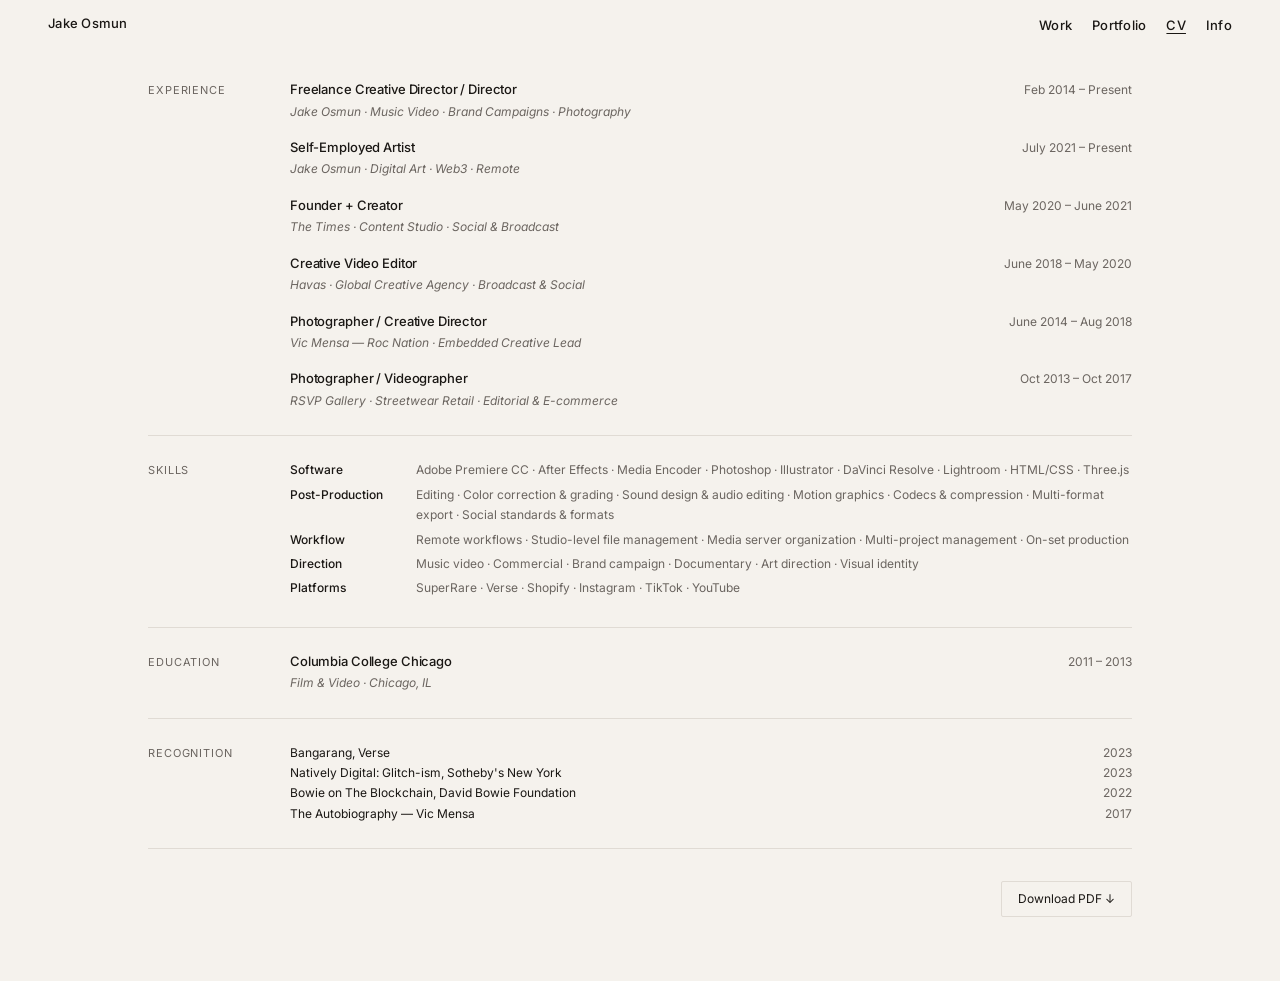
<file: cv.html>
<!DOCTYPE html>
<html lang="en">
<head>
  <meta charset="UTF-8">
  <meta name="viewport" content="width=device-width, initial-scale=1.0">
  <title>Jake Osmun — CV</title>
  <meta name="description" content="Jake Osmun — Creative director, director, and visual artist. Experience, skills, education, and recognition.">
  <meta property="og:title" content="Jake Osmun — CV">
  <meta property="og:description" content="Creative director, director, and visual artist. 10+ years making commercial work that doesn't look like commercial work.">
  <meta property="og:type" content="website">
  <meta property="og:url" content="https://jake.info/cv">
  <link rel="preconnect" href="https://fonts.googleapis.com">
  <link rel="preconnect" href="https://fonts.gstatic.com" crossorigin>
  <link rel="stylesheet" href="https://fonts.googleapis.com/css2?family=Inter:wght@400;500&display=swap">
  <link rel="icon" href="data:image/svg+xml,<svg xmlns='http://www.w3.org/2000/svg' viewBox='0 0 100 100'><text y='.9em' font-size='90'>J</text></svg>">
  <link rel="stylesheet" href="css/style.css">
</head>
<body>

  <!-- Navigation -->
  <nav class="nav">
    <a href="/work.html" class="nav-name">Jake Osmun</a>
    <ul class="nav-links">
      <li><a href="/work.html">Work</a></li>
      <li><a href="/portfolio.html">Portfolio</a></li>
      <li><a href="/cv.html" class="active">CV</a></li>
      <li><a href="/info.html">Info</a></li>
    </ul>
  </nav>

  <!-- Page Content -->
  <main class="page cv">

    <!-- Experience -->
    <section class="cv-section">
      <div class="cv-label">Experience</div>
      <div class="cv-content">
        <div class="cv-entry">
          <div class="cv-entry-header">
            <div class="cv-entry-title">Freelance Creative Director / Director</div>
            <div class="cv-entry-date">Feb 2014 – Present</div>
          </div>
          <div class="cv-entry-org">Jake Osmun · Music Video · Brand Campaigns · Photography</div>
        </div>
        <div class="cv-entry">
          <div class="cv-entry-header">
            <div class="cv-entry-title">Self-Employed Artist</div>
            <div class="cv-entry-date">July 2021 – Present</div>
          </div>
          <div class="cv-entry-org">Jake Osmun · Digital Art · Web3 · Remote</div>
        </div>
        <div class="cv-entry">
          <div class="cv-entry-header">
            <div class="cv-entry-title">Founder + Creator</div>
            <div class="cv-entry-date">May 2020 – June 2021</div>
          </div>
          <div class="cv-entry-org">The Times · Content Studio · Social &amp; Broadcast</div>
        </div>
        <div class="cv-entry">
          <div class="cv-entry-header">
            <div class="cv-entry-title">Creative Video Editor</div>
            <div class="cv-entry-date">June 2018 – May 2020</div>
          </div>
          <div class="cv-entry-org">Havas · Global Creative Agency · Broadcast &amp; Social</div>
        </div>
        <div class="cv-entry">
          <div class="cv-entry-header">
            <div class="cv-entry-title">Photographer / Creative Director</div>
            <div class="cv-entry-date">June 2014 – Aug 2018</div>
          </div>
          <div class="cv-entry-org">Vic Mensa — Roc Nation · Embedded Creative Lead</div>
        </div>
        <div class="cv-entry">
          <div class="cv-entry-header">
            <div class="cv-entry-title">Photographer / Videographer</div>
            <div class="cv-entry-date">Oct 2013 – Oct 2017</div>
          </div>
          <div class="cv-entry-org">RSVP Gallery · Streetwear Retail · Editorial &amp; E-commerce</div>
        </div>
      </div>
    </section>

    <!-- Skills -->
    <section class="cv-section">
      <div class="cv-label">Skills</div>
      <div class="cv-content">
        <div class="cv-entry">
          <div class="cv-skill-row">
            <span class="cv-skill-label">Software</span>
            <span class="cv-skill-value">Adobe Premiere CC · After Effects · Media Encoder · Photoshop · Illustrator · DaVinci Resolve · Lightroom · HTML/CSS · Three.js</span>
          </div>
          <div class="cv-skill-row">
            <span class="cv-skill-label">Post-Production</span>
            <span class="cv-skill-value">Editing · Color correction &amp; grading · Sound design &amp; audio editing · Motion graphics · Codecs &amp; compression · Multi-format export · Social standards &amp; formats</span>
          </div>
          <div class="cv-skill-row">
            <span class="cv-skill-label">Workflow</span>
            <span class="cv-skill-value">Remote workflows · Studio-level file management · Media server organization · Multi-project management · On-set production</span>
          </div>
          <div class="cv-skill-row">
            <span class="cv-skill-label">Direction</span>
            <span class="cv-skill-value">Music video · Commercial · Brand campaign · Documentary · Art direction · Visual identity</span>
          </div>
          <div class="cv-skill-row">
            <span class="cv-skill-label">Platforms</span>
            <span class="cv-skill-value">SuperRare · Verse · Shopify · Instagram · TikTok · YouTube</span>
          </div>
        </div>
      </div>
    </section>

    <!-- Education -->
    <section class="cv-section">
      <div class="cv-label">Education</div>
      <div class="cv-content">
        <div class="cv-entry">
          <div class="cv-entry-header">
            <div class="cv-entry-title">Columbia College Chicago</div>
            <div class="cv-entry-date">2011 – 2013</div>
          </div>
          <div class="cv-entry-org">Film &amp; Video · Chicago, IL</div>
        </div>
      </div>
    </section>

    <!-- Recognition & Projects -->
    <section class="cv-section">
      <div class="cv-label">Recognition</div>
      <div class="cv-content">
        <div class="cv-entry">
          <div class="cv-recog-row">
            <span class="cv-recog-name">Bangarang, Verse</span>
            <span class="cv-recog-year">2023</span>
          </div>
          <div class="cv-recog-row">
            <span class="cv-recog-name">Natively Digital: Glitch-ism, Sotheby's New York</span>
            <span class="cv-recog-year">2023</span>
          </div>
          <div class="cv-recog-row">
            <span class="cv-recog-name">Bowie on The Blockchain, David Bowie Foundation</span>
            <span class="cv-recog-year">2022</span>
          </div>
          <div class="cv-recog-row">
            <span class="cv-recog-name">The Autobiography — Vic Mensa</span>
            <span class="cv-recog-year">2017</span>
          </div>
        </div>
      </div>
    </section>

    <!-- PDF Download -->
    <div class="cv-footer">
      <a href="/assets/JakeOsmun_2026Resume.pdf" class="cv-download" download>Download PDF ↓</a>
    </div>

  </main>

  <script src="js/nav.js"></script>

</body>
</html>
</file>
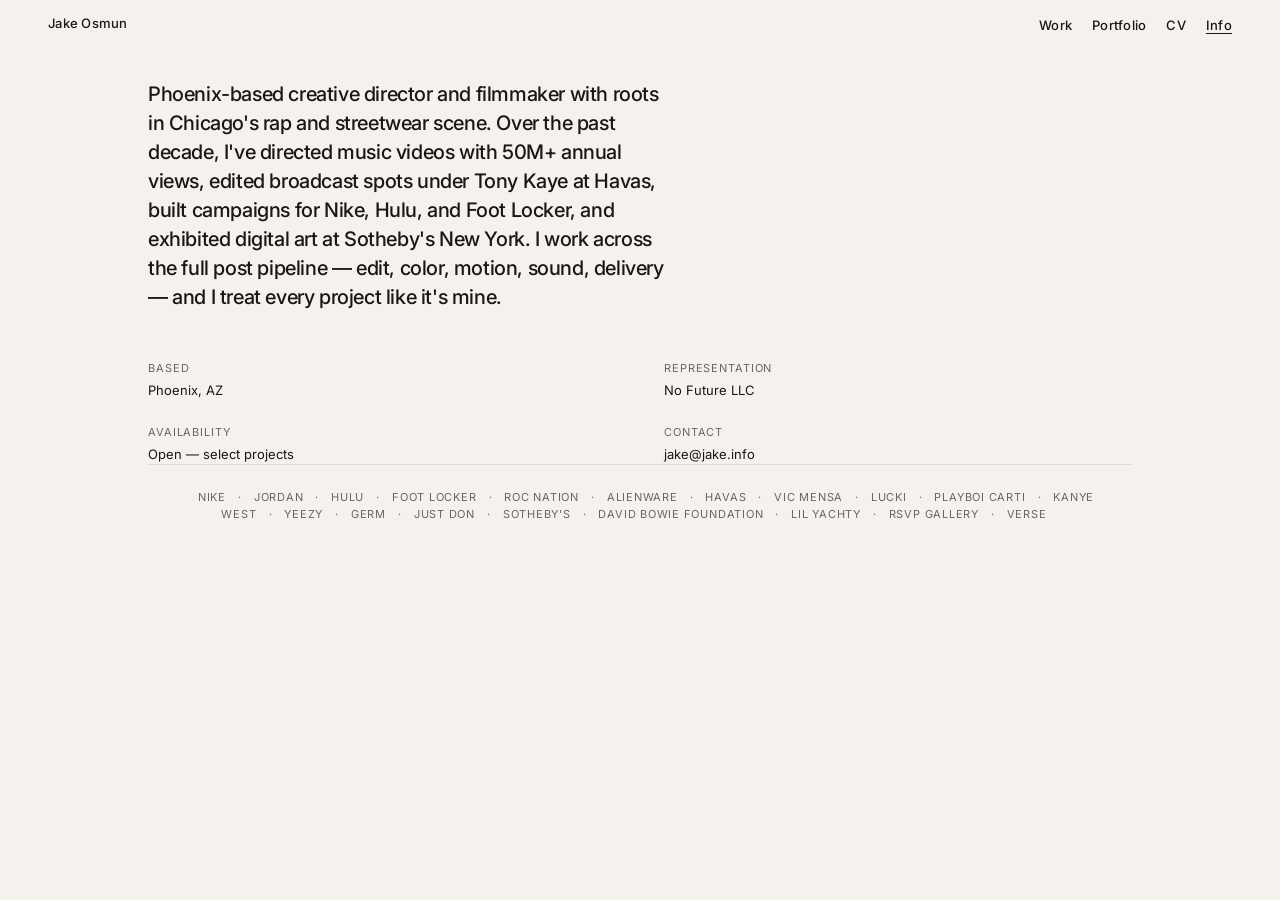
<file: info.html>
<!DOCTYPE html>
<html lang="en">
<head>
  <meta charset="UTF-8">
  <meta name="viewport" content="width=device-width, initial-scale=1.0">
  <title>Jake Osmun — Info</title>
  <meta name="description" content="Jake Osmun — Creative director, director, and visual artist based in Phoenix, AZ. Open for select projects.">
  <meta property="og:title" content="Jake Osmun — Info">
  <meta property="og:description" content="Creative director, director, and visual artist. 10+ years making commercial work that doesn't look like commercial work.">
  <meta property="og:type" content="website">
  <meta property="og:url" content="https://jake.info/info">
  <link rel="preconnect" href="https://fonts.googleapis.com">
  <link rel="preconnect" href="https://fonts.gstatic.com" crossorigin>
  <link rel="stylesheet" href="https://fonts.googleapis.com/css2?family=Inter:wght@400;500&display=swap">
  <link rel="icon" href="data:image/svg+xml,<svg xmlns='http://www.w3.org/2000/svg' viewBox='0 0 100 100'><text y='.9em' font-size='90'>J</text></svg>">
  <link rel="stylesheet" href="css/style.css">
</head>
<body>

  <!-- Navigation -->
  <nav class="nav">
    <a href="/work.html" class="nav-name">Jake Osmun</a>
    <ul class="nav-links">
      <li><a href="/work.html">Work</a></li>
      <li><a href="/portfolio.html">Portfolio</a></li>
      <li><a href="/cv.html">CV</a></li>
      <li><a href="/info.html" class="active">Info</a></li>
    </ul>
  </nav>

  <!-- Page Content -->
  <main class="page info">

    <!-- Lede -->
    <section class="info-lede">
      Phoenix-based creative director and filmmaker with roots in Chicago's rap and streetwear scene. Over the past decade, I've directed music videos with 50M+ annual views, edited broadcast spots under Tony Kaye at Havas, built campaigns for Nike, Hulu, and Foot Locker, and exhibited digital art at Sotheby's New York. I work across the full post pipeline — edit, color, motion, sound, delivery — and I treat every project like it's mine.
    </section>

    <!-- Meta Grid -->
    <section class="info-grid">
      <div class="info-row">
        <div class="info-label">Based</div>
        <div class="info-value">Phoenix, AZ</div>
      </div>
      <div class="info-row">
        <div class="info-label">Representation</div>
        <div class="info-value">No Future LLC</div>
      </div>
      <div class="info-row">
        <div class="info-label">Availability</div>
        <div class="info-value">Open — select projects</div>
      </div>
      <div class="info-row">
        <div class="info-label">Contact</div>
        <div class="info-value"><a href="mailto:jake@jake.info" class="info-link">jake@jake.info</a></div>
      </div>
    </section>

    <!-- Client Strip -->
    <section class="clients" id="clients-strip"></section>

  </main>

  <script src="data/projects.js"></script>
  <script>
    // Render client strip
    const strip = document.getElementById('clients-strip');
    if (strip) {
      strip.innerHTML = clients.map(c => '<span>' + c.toUpperCase() + '</span>').join('·');
    }
  </script>
  <script src="js/nav.js"></script>

</body>
</html>
</file>
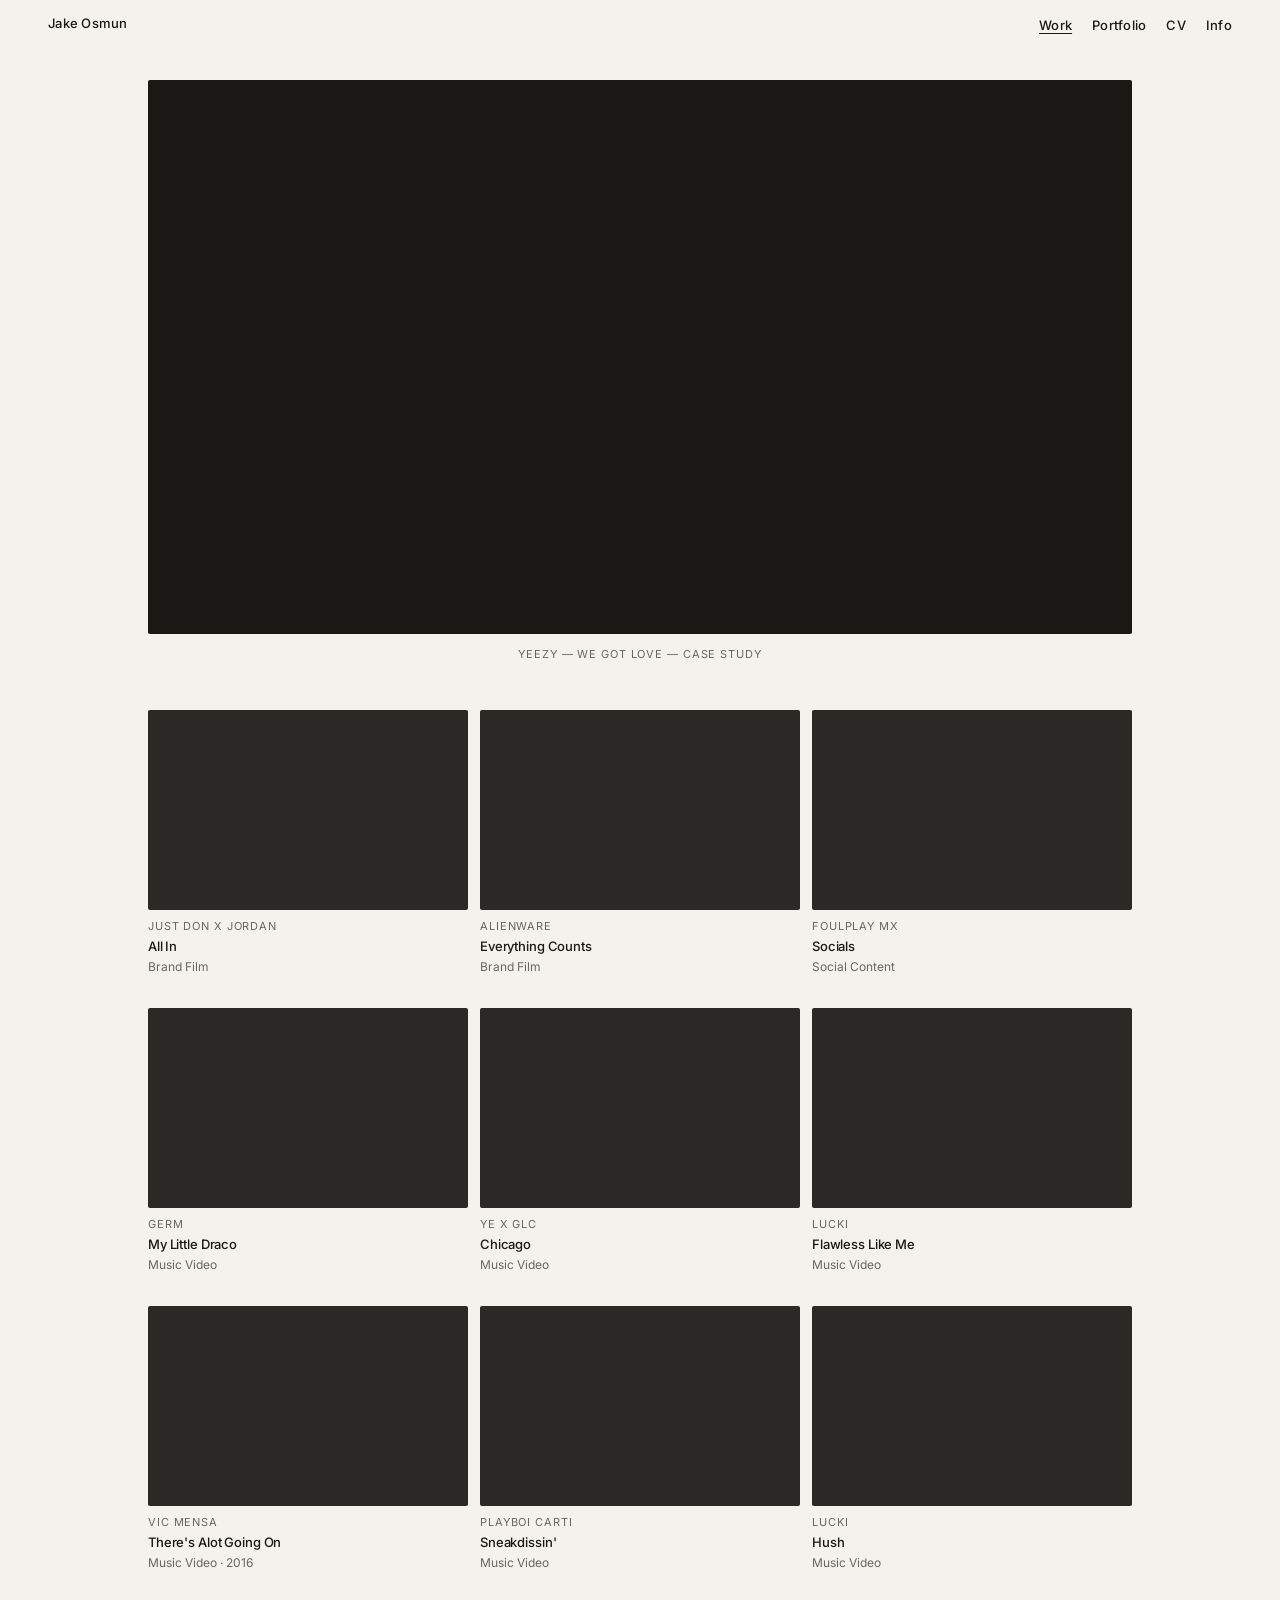
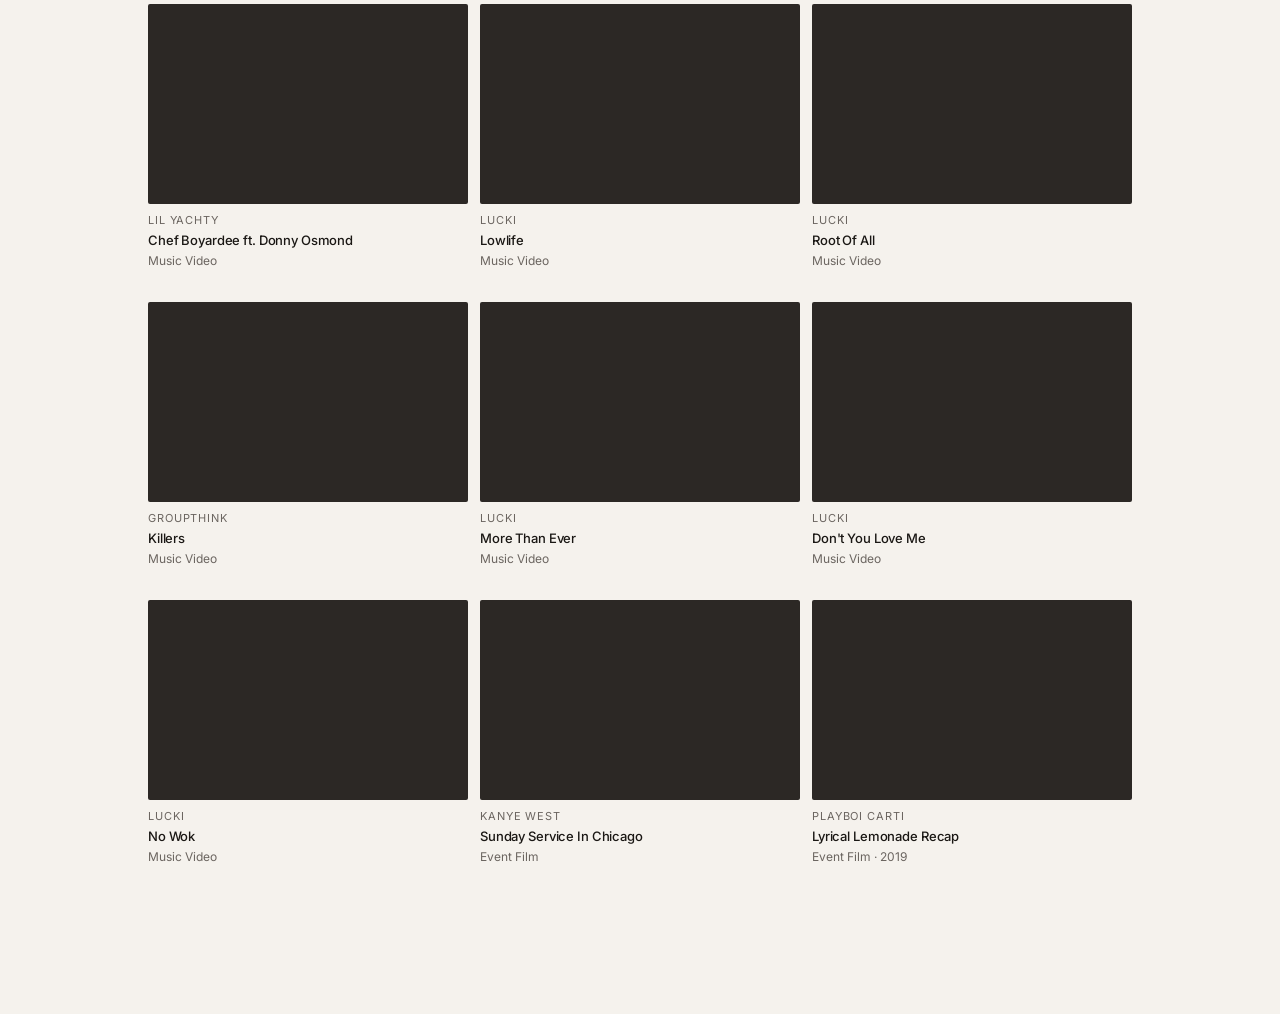
<file: work.html>
<!DOCTYPE html>
<html lang="en">
<head>
  <meta charset="UTF-8">
  <meta name="viewport" content="width=device-width, initial-scale=1.0">
  <title>Jake Osmun — Work</title>
  <meta name="description" content="Creative director, director, and visual artist based in Phoenix, AZ. Commercial work for Nike, Jordan, Hulu, Foot Locker, Roc Nation, and Alienware.">
  <meta property="og:title" content="Jake Osmun — Work">
  <meta property="og:description" content="Creative director, director, and visual artist. 10+ years making commercial work that doesn't look like commercial work.">
  <meta property="og:type" content="website">
  <meta property="og:url" content="https://jake.info/work">
  <link rel="preconnect" href="https://fonts.googleapis.com">
  <link rel="preconnect" href="https://fonts.gstatic.com" crossorigin>
  <link rel="stylesheet" href="https://fonts.googleapis.com/css2?family=Inter:wght@400;500&display=swap">
  <link rel="icon" href="data:image/svg+xml,<svg xmlns='http://www.w3.org/2000/svg' viewBox='0 0 100 100'><text y='.9em' font-size='90'>J</text></svg>">
  <link rel="stylesheet" href="css/style.css">
</head>
<body>

  <!-- Navigation -->
  <nav class="nav">
    <a href="/work.html" class="nav-name">Jake Osmun</a>
    <ul class="nav-links">
      <li><a href="/work.html" class="active">Work</a></li>
      <li><a href="/portfolio.html">Portfolio</a></li>
      <li><a href="/cv.html">CV</a></li>
      <li><a href="/info.html">Info</a></li>
    </ul>
  </nav>

  <!-- Page Content -->
  <main class="page">

    <!-- Reel Hero -->
    <section class="reel">
      <div class="reel-embed">
        <div class="reel-play">
          <svg viewBox="0 0 24 24" xmlns="http://www.w3.org/2000/svg">
            <polygon points="6,3 20,12 6,21" />
          </svg>
        </div>
      </div>
      <div class="reel-label">Director Reel 2024 — 2:40</div>
    </section>

    <!-- Project Grid -->
    <section class="grid"></section>

  </main>

  <!-- Project Modal -->
  <div class="modal-overlay">
    <div class="modal">
      <div class="modal-header">
        <div class="modal-header-info">
          <div class="modal-client"></div>
          <div class="modal-title"></div>
        </div>
        <button class="modal-close">&times;</button>
      </div>
      <div class="modal-body">
        <div class="modal-video">
          <div class="modal-video-inner"></div>
        </div>
        <div class="modal-details"></div>
      </div>
      <div class="modal-footer">
        <button class="modal-prev">&larr; Prev</button>
        <span class="modal-counter"></span>
        <button class="modal-next">Next &rarr;</button>
      </div>
    </div>
  </div>

  <!-- Data + App -->
  <script src="data/projects.js"></script>
  <script src="js/app.js"></script>
  <script src="js/nav.js"></script>

</body>
</html>
</file>
<file: css/style.css>
/* ============================================
   jake.info — Global Styles
   ============================================ */

/* --- Reset --- */
*, *::before, *::after {
  margin: 0;
  padding: 0;
  box-sizing: border-box;
}

/* --- Page Transitions --- */
body {
  opacity: 0;
  transition: opacity 120ms ease-out;
}

body.page-entered {
  opacity: 1;
}

body.page-exit {
  opacity: 0;
  transition: opacity 100ms ease-out;
}

/* --- Font Face --- */
/* Swap to ABC Diatype @font-face or Adobe Fonts when available */

:root {
  --bg: #F5F2ED;
  --text-primary: #1A1714;
  --text-secondary: #6B6560;
  --border: #E0DBD4;
  --font: 'Inter', 'Helvetica Neue', Helvetica, Arial, sans-serif;
  --max-width: 1080px;
  --nav-height: 48px;
}

html {
  font-size: 16px;
  -webkit-font-smoothing: antialiased;
  -moz-osx-font-smoothing: grayscale;
}

body {
  font-family: var(--font);
  background: var(--bg);
  color: var(--text-primary);
  line-height: 1.5;
}

a {
  color: inherit;
  text-decoration: none;
}

img {
  display: block;
  width: 100%;
  height: auto;
}

button {
  font-family: inherit;
  cursor: pointer;
  border: none;
  background: none;
}

/* --- Navigation --- */
.nav {
  position: fixed;
  top: 0;
  left: 0;
  right: 0;
  z-index: 100;
  height: var(--nav-height);
  display: flex;
  align-items: center;
  justify-content: space-between;
  padding: 0 24px;
  background: var(--bg);
  border-bottom: 0.5px solid transparent;
  transition: border-color 120ms ease-out;
}

.nav.scrolled {
  border-bottom-color: var(--border);
}

.nav-name {
  font-size: 13px;
  font-weight: 500;
  letter-spacing: 0.02em;
  color: var(--text-primary);
}

.nav-links {
  display: flex;
  gap: 20px;
  list-style: none;
}

.nav-links a {
  font-size: 13px;
  font-weight: 500;
  letter-spacing: 0.02em;
  color: var(--text-primary);
  transition: opacity 120ms ease-out;
}

.nav-links a:hover {
  opacity: 0.4;
}

.nav-links a.active {
  text-decoration: underline;
  text-underline-offset: 3px;
}

.nav-links a.active:hover {
  opacity: 1;
}

/* --- Page Container --- */
.page {
  max-width: var(--max-width);
  margin: 0 auto;
  padding: calc(var(--nav-height) + 32px) 24px 64px;
}

/* --- Reel Hero --- */
.reel {
  margin-bottom: 48px;
}

.reel-embed {
  position: relative;
  width: 100%;
  padding-bottom: 56.25%; /* 16:9 */
  background: #1A1714;
  border-radius: 2px;
  overflow: hidden;
  cursor: pointer;
}

.reel-embed iframe {
  position: absolute;
  top: 0;
  left: 0;
  width: 100%;
  height: 100%;
  border: 0;
}

.reel-play {
  position: absolute;
  top: 50%;
  left: 50%;
  transform: translate(-50%, -50%);
  width: 72px;
  height: 72px;
  border: 1px solid rgba(255, 255, 255, 0.5);
  border-radius: 50%;
  display: flex;
  align-items: center;
  justify-content: center;
  transition: opacity 120ms ease-out;
  z-index: 2;
}

.reel-play svg {
  width: 20px;
  height: 20px;
  fill: #fff;
  margin-left: 3px;
}

.reel-embed:hover .reel-play {
  border-color: rgba(255, 255, 255, 0.8);
}

.reel-embed.playing .reel-play {
  display: none;
}

.reel-label {
  text-align: center;
  margin-top: 12px;
  font-size: 11px;
  font-weight: 400;
  letter-spacing: 0.08em;
  text-transform: uppercase;
  color: var(--text-secondary);
}

/* --- Project Grid --- */
.grid {
  display: grid;
  grid-template-columns: repeat(3, 1fr);
  gap: 12px;
  margin-bottom: 64px;
}

.grid-item {
  cursor: pointer;
}

.grid-thumb {
  position: relative;
  width: 100%;
  aspect-ratio: 16 / 10;
  overflow: hidden;
  background: #E0DBD4;
  border-radius: 2px;
}

.grid-thumb img {
  width: 100%;
  height: 100%;
  object-fit: cover;
}

.grid-meta {
  padding-top: 8px;
  padding-bottom: 20px;
}

.grid-client {
  font-size: 11px;
  font-weight: 400;
  letter-spacing: 0.08em;
  text-transform: uppercase;
  color: var(--text-secondary);
  margin-bottom: 2px;
}

.grid-title {
  font-size: 13px;
  font-weight: 500;
  color: var(--text-primary);
  letter-spacing: -0.01em;
  margin-bottom: 2px;
}

.grid-detail {
  font-size: 12px;
  font-weight: 400;
  color: var(--text-secondary);
}

/* --- Client Strip --- */
.clients {
  border-top: 0.5px solid var(--border);
  padding: 24px 0;
  text-align: center;
  font-size: 11px;
  font-weight: 400;
  letter-spacing: 0.07em;
  text-transform: uppercase;
  color: var(--text-secondary);
}

.clients span {
  margin: 0 12px;
}

/* --- Modal --- */
.modal-overlay {
  position: fixed;
  inset: 0;
  background: rgba(0, 0, 0, 0.75);
  backdrop-filter: blur(8px);
  -webkit-backdrop-filter: blur(8px);
  z-index: 200;
  display: flex;
  align-items: center;
  justify-content: center;
  opacity: 0;
  pointer-events: none;
  transition: opacity 100ms ease-out;
}

.modal-overlay.open {
  opacity: 1;
  pointer-events: auto;
}

.modal {
  background: var(--bg);
  width: 94vw;
  max-width: 1100px;
  max-height: 90vh;
  border-radius: 4px;
  overflow: hidden;
  display: flex;
  flex-direction: column;
  transform: translateY(8px);
  transition: transform 150ms ease-out;
  box-shadow: 0 24px 80px rgba(0, 0, 0, 0.35), 0 8px 24px rgba(0, 0, 0, 0.2);
}

.modal-overlay.open .modal {
  transform: translateY(0);
}

.modal-header {
  display: flex;
  align-items: center;
  justify-content: space-between;
  padding: 16px 20px;
  border-bottom: 0.5px solid var(--border);
}

.modal-header-info {
  display: flex;
  flex-direction: column;
  gap: 2px;
}

.modal-client {
  font-size: 11px;
  font-weight: 400;
  letter-spacing: 0.08em;
  text-transform: uppercase;
  color: var(--text-secondary);
}

.modal-title {
  font-size: 13px;
  font-weight: 500;
  color: var(--text-primary);
}

.modal-close {
  font-size: 20px;
  color: var(--text-secondary);
  padding: 4px 8px;
  line-height: 1;
  transition: opacity 120ms ease-out;
}

.modal-close:hover {
  opacity: 0.5;
}

.modal-body {
  display: grid;
  grid-template-columns: 1.6fr 1fr;
  flex: 1;
  overflow: hidden;
}

.modal-video {
  background: #1A1714;
  position: relative;
}

.modal-video iframe {
  position: absolute;
  top: 0;
  left: 0;
  width: 100%;
  height: 100%;
  border: 0;
}

.modal-video-inner {
  width: 100%;
  padding-bottom: 56.25%;
  position: relative;
}

.modal-details {
  overflow-y: auto;
  padding: 20px;
}

.modal-section {
  padding: 12px 0;
  border-bottom: 0.5px solid var(--border);
}

.modal-section:first-child {
  padding-top: 0;
}

.modal-section:last-child {
  border-bottom: none;
}

.modal-section-label {
  font-size: 11px;
  font-weight: 400;
  letter-spacing: 0.08em;
  text-transform: uppercase;
  color: var(--text-secondary);
  margin-bottom: 6px;
}

.modal-section-value {
  font-size: 12px;
  font-weight: 400;
  color: var(--text-primary);
  line-height: 1.7;
}

.modal-credits-row {
  display: flex;
  justify-content: space-between;
  font-size: 12px;
  line-height: 1.7;
}

.modal-credits-role {
  color: var(--text-secondary);
}

.modal-credits-name {
  color: var(--text-primary);
}

.modal-press-row {
  display: flex;
  justify-content: space-between;
  font-size: 12px;
  line-height: 1.7;
}

.modal-press-pub {
  color: var(--text-primary);
}

.modal-press-year {
  color: var(--text-secondary);
}

.modal-footer {
  display: flex;
  align-items: center;
  justify-content: space-between;
  padding: 12px 20px;
  border-top: 0.5px solid var(--border);
  font-size: 12px;
  color: var(--text-secondary);
}

.modal-footer button {
  font-size: 12px;
  color: var(--text-secondary);
  transition: opacity 120ms ease-out;
}

.modal-footer button:hover {
  opacity: 0.5;
}

.modal-counter {
  font-variant-numeric: tabular-nums;
}

/* --- CV Page --- */
.cv-section {
  display: grid;
  grid-template-columns: 110px 1fr;
  gap: 0 32px;
  padding: 24px 0;
  border-bottom: 0.5px solid var(--border);
}

.cv-section:first-child {
  padding-top: 0;
}

.cv-label {
  font-size: 11px;
  font-weight: 400;
  letter-spacing: 0.08em;
  text-transform: uppercase;
  color: var(--text-secondary);
  padding-top: 2px;
}

.cv-content {
  display: flex;
  flex-direction: column;
  gap: 16px;
}

.cv-entry-title {
  font-size: 13px;
  font-weight: 500;
  color: var(--text-primary);
  letter-spacing: -0.01em;
  margin-bottom: 2px;
}

.cv-entry-detail {
  font-size: 12px;
  font-weight: 400;
  color: var(--text-secondary);
  line-height: 1.7;
}

.cv-entry-header {
  display: flex;
  justify-content: space-between;
  align-items: baseline;
  gap: 16px;
}

.cv-entry-date {
  font-size: 12px;
  font-weight: 400;
  color: var(--text-secondary);
  white-space: nowrap;
}

.cv-entry-org {
  font-size: 12px;
  font-weight: 400;
  color: var(--text-secondary);
  font-style: italic;
  line-height: 1.7;
}

.cv-skill-row {
  display: grid;
  grid-template-columns: 110px 1fr;
  gap: 16px;
  line-height: 1.7;
  margin-bottom: 4px;
}

.cv-skill-label {
  font-size: 12px;
  font-weight: 500;
  color: var(--text-primary);
}

.cv-skill-value {
  font-size: 12px;
  font-weight: 400;
  color: var(--text-secondary);
}

.cv-recog-row {
  display: flex;
  justify-content: space-between;
  align-items: baseline;
  gap: 16px;
  line-height: 1.7;
}

.cv-recog-name {
  font-size: 12px;
  font-weight: 400;
  color: var(--text-primary);
}

.cv-recog-year {
  font-size: 12px;
  font-weight: 400;
  color: var(--text-secondary);
  white-space: nowrap;
}

.cv-footer {
  display: flex;
  justify-content: flex-end;
  padding-top: 32px;
}

.cv-download {
  display: inline-block;
  font-size: 12px;
  font-weight: 400;
  color: var(--text-primary);
  border: 0.5px solid var(--border);
  padding: 8px 16px;
  border-radius: 2px;
  transition: opacity 120ms ease-out;
}

.cv-download:hover {
  opacity: 0.5;
}

@media (max-width: 600px) {
  .cv-section {
    grid-template-columns: 1fr;
    gap: 8px;
  }
}

/* --- Info Page --- */
.info-lede {
  font-size: 20px;
  font-weight: 500;
  color: var(--text-primary);
  line-height: 1.45;
  letter-spacing: -0.02em;
  max-width: 520px;
  margin-bottom: 48px;
}

.info-grid {
  display: grid;
  grid-template-columns: 1fr 1fr;
  gap: 24px 48px;
}

.info-label {
  font-size: 11px;
  font-weight: 400;
  letter-spacing: 0.08em;
  text-transform: uppercase;
  color: var(--text-secondary);
  margin-bottom: 4px;
}

.info-value {
  font-size: 13px;
  font-weight: 400;
  color: var(--text-primary);
}

.info-link {
  transition: opacity 120ms ease-out;
}

.info-link:hover {
  opacity: 0.5;
}

@media (max-width: 600px) {
  .info-grid {
    grid-template-columns: 1fr;
  }
}

/* --- Responsive --- */
@media (min-width: 768px) {
  .nav {
    padding: 0 48px;
  }
  .page {
    padding-left: 48px;
    padding-right: 48px;
  }
}

@media (max-width: 1024px) {
  .grid {
    grid-template-columns: repeat(2, 1fr);
  }
}

@media (max-width: 600px) {
  .nav-name {
    font-size: 12px;
  }
  .nav-links {
    gap: 14px;
  }
  .nav-links a {
    font-size: 12px;
  }
  .grid {
    grid-template-columns: 1fr;
  }
  .modal-body {
    grid-template-columns: 1fr;
  }
  .modal-video-inner {
    padding-bottom: 56.25%;
  }
  .modal {
    width: 95vw;
    max-height: 90vh;
  }
  .clients span {
    margin: 0 6px;
  }
  .cv-skill-row {
    grid-template-columns: 1fr;
    gap: 2px;
  }
}
</file>
